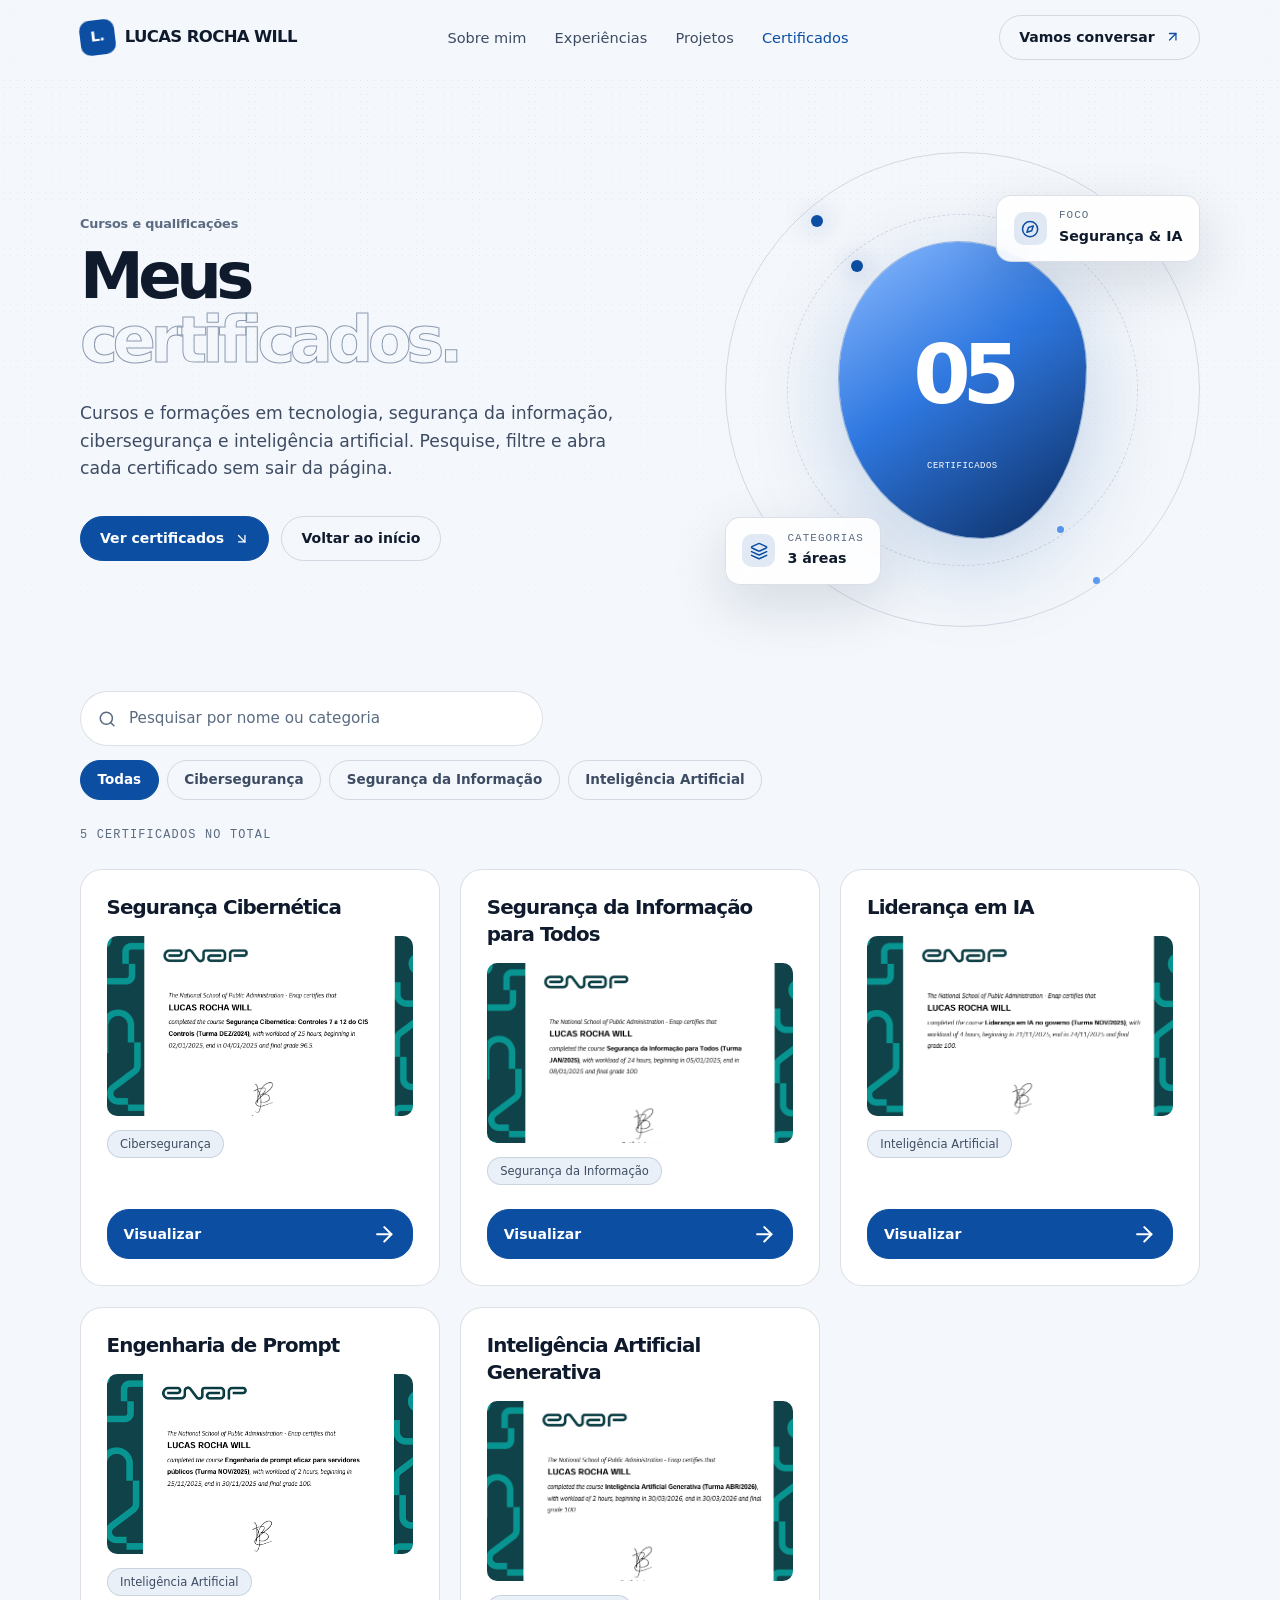
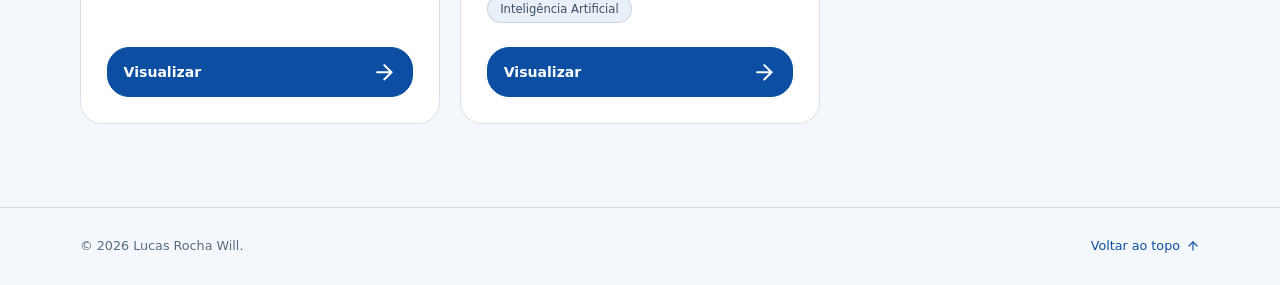
<file: index.html>
<!DOCTYPE html>
<html lang="pt-BR">
<head>
    <meta charset="UTF-8">
    <meta http-equiv="refresh" content="0; url=https://lucsrw.github.io/public/certificados.html">
    <title>Redirecionando...</title>
</head>
<body>
    <script>
        window.location.replace("https://lucsrw.github.io/public/certificados.html");
    </script>
</body>
</html>
</file>
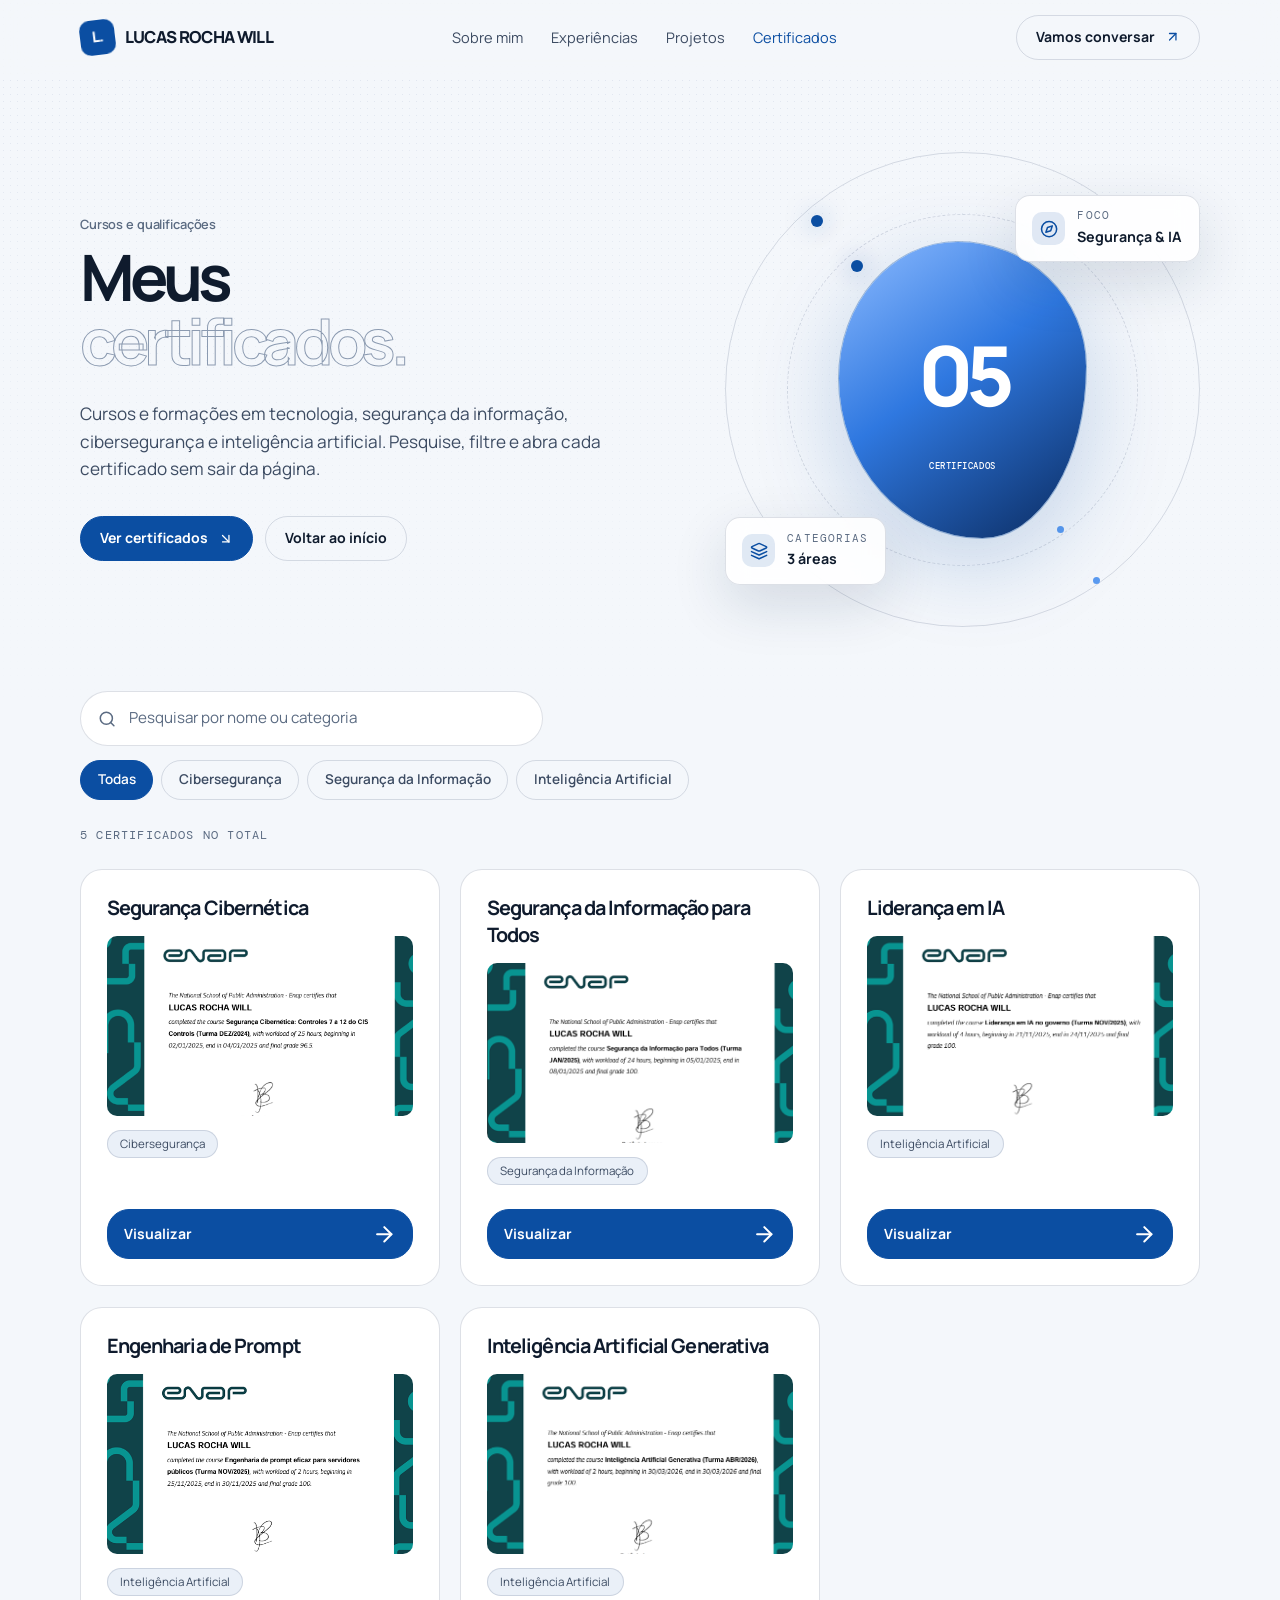
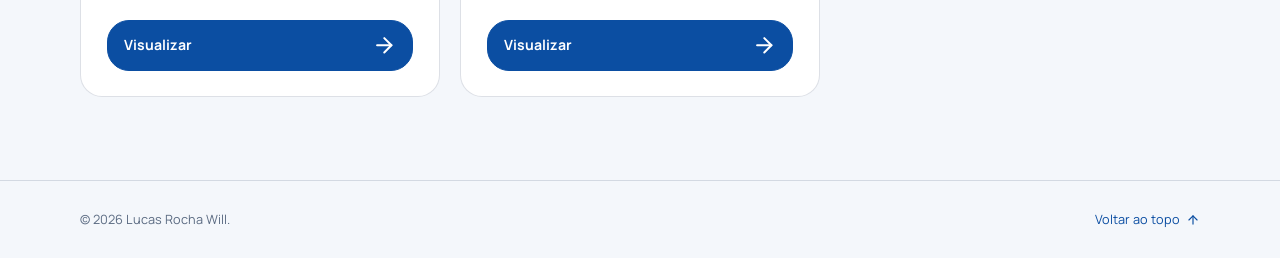
<file: public/certificados.html>
<!DOCTYPE html>
<html lang="pt-BR">
<head>
  <meta charset="UTF-8" />
  <meta name="viewport" content="width=device-width, initial-scale=1.0, viewport-fit=cover" />
  <title>Lucas Rocha Will — Qualificações.</title>
  <meta name="description" content="Todos os certificados de Lucas Rocha Will, cursos e formações nas áreas de tecnologia, informática, segurança da informação, cibersegurança e inteligência artificial." />
  <meta name="author" content="Lucas Rocha Will" />
  <meta name="language" content="pt-BR" />
  <meta name="robots" content="index, follow" />
  <meta name="googlebot" content="index, follow" />
  <meta name="keywords" content="lucas will, lucas rocha, lucas rw, Lucas Rocha Will, certificados, certificados profissionais, certificados acadêmicos, cursos, formação, tecnologia, informática, segurança da informação, segurança cibernética, cibersegurança, inteligência artificial, engenharia de prompt" />
  <meta name="theme-color" content="#0b0d10" />
  <meta property="og:title" content="Lucas R. W. — Qualificações." />
  <meta property="og:description" content="Confira os certificados e cursos de Lucas Rocha Will nas áreas de tecnologia, informática, segurança da informação, cibersegurança e inteligência artificial." />
  <meta property="og:type" content="website" />
  <meta property="og:locale" content="pt_BR" />
  <meta property="og:site_name" content="Lucas R. W. — 	Qualificações." />
  <meta property="og:url" content="https://lucsrw.github.io" />
  <meta name="twitter:card" content="summary_large_image" />
  <meta name="twitter:title" content="Lucas Rocha Will — Minhas Qualificações." />
  <meta name="twitter:description" content="Esses são os certificados e cursos de Lucas Rocha Will em suas diversas áreas." />

  <link rel="preconnect" href="https://fonts.googleapis.com" />
  <link rel="preconnect" href="https://fonts.gstatic.com" crossorigin />
  <link rel="stylesheet" href="https://fonts.googleapis.com/css2?family=DM+Mono:wght@400;500&family=Manrope:wght@400;500;600;700;800&display=swap" />
  <link rel="stylesheet" href="content/css/cores.css" />
  <link rel="stylesheet" href="content/css/master.css" />
  <link rel="stylesheet" href="content/css/certificacoes/style.css" />

</head>
<body class="page-cert">
  <header class="topbar" id="top">
    <div class="container">
      <nav aria-label="Navegação principal">
        <a class="brand" href="home.html" aria-label="Lucas Rocha Will — início">
          <span class="brand-mark">L.</span>
          <span>LUCAS ROCHA WILL</span>
        </a>

        <button class="menu-toggle" id="menuToggle" aria-expanded="false" aria-controls="navLinks" aria-label="Abrir menu">
          <span class="menu-label">Menu</span>
          <svg class="icon" aria-hidden="true"><use href="#i-menu"></use></svg>
        </button>

        <div class="nav-links" id="navLinks">
          <!-- Ajuste os nomes dos arquivos conforme o seu projeto -->
          <a href="home.html#resumo">Sobre mim</a>
          <a href="experiencias.html">Experiências</a>
          <a href="projetos.html">Projetos</a>
          <a href="certificados.html" aria-current="page">Certificados</a>
          <a class="nav-links__contact" href="home.html#contato">Contato</a>
        </div>

        <a class="nav-cta" href="home.html#contato">Vamos conversar <svg class="icon accent" aria-hidden="true"><use href="#i-arrow-up-right"></use></svg></a>
      </nav>
    </div>
  </header>

  <main>
    <!-- ===== Início da página ===== -->
    <section class="hero" id="inicio">
      <div class="container hero-grid">
        <div>
          <h1><span class="hello">Cursos e qualificações</span>Meus<br><span class="nowrap"><span class="outline">certificados.</span></span></h1>
          <p class="hero-copy">Cursos e formações em tecnologia, segurança da informação, cibersegurança e inteligência artificial. Pesquise, filtre e abra cada certificado sem sair da página.</p>
          <div class="hero-actions">
            <a class="button primary" href="#lista">Ver certificados <svg class="icon" aria-hidden="true"><use href="#i-arrow-down-right"></use></svg></a>
            <a class="button ghost" href="home.html">Voltar ao início</a>
          </div>
        </div>

        <div class="visual">
          <div class="orbit"></div><div class="orbit orbit-two"></div>
          <div class="orb-core orb-count">
            <span id="total-cert">00</span>
            <small>certificados</small>
          </div>
          <div class="floating-card fc-one">
            <span class="fc-icon"><svg class="icon" aria-hidden="true"><use href="#i-compass"></use></svg></span>
            <div><small class="mono">Foco</small><strong>Segurança &amp; IA</strong></div>
          </div>
          <div class="floating-card fc-two">
            <span class="fc-icon"><svg class="icon" aria-hidden="true"><use href="#i-layers"></use></svg></span>
            <div><small class="mono">Categorias</small><strong id="total-cat">0 áreas</strong></div>
          </div>
        </div>
      </div>
    </section>

    <!-- ===== Lista ===== -->
    <section class="section section--list" id="lista" aria-label="Lista de certificados">
      <div class="container">
        <div class="toolbar reveal">
          <div class="search">
            <svg class="icon" aria-hidden="true"><use href="#i-search"></use></svg>
            <label for="campo-busca" class="visualmente-oculto">Pesquisar certificados</label>
            <input type="text" id="campo-busca" placeholder="Pesquisar por nome ou categoria" autocomplete="off" data-cursor="Buscar" />
          </div>
          <div class="filters" id="filtros" role="group" aria-label="Filtrar por categoria"></div>
        </div>

        <p class="result-info mono" id="info-resultado" aria-live="polite"></p>
        <div class="cert-grid" id="grid-certificados" aria-live="polite"></div>
      </div>
    </section>
  </main>

  <footer>
    <div class="container footer-inner">
      <span>© <span id="year"></span> Lucas Rocha Will.</span>
      <a class="back-top" href="#inicio">Voltar ao topo <svg class="icon" aria-hidden="true"><use href="#i-arrow-up"></use></svg></a>
    </div>
  </footer>

  <!-- ===== Visualizador de PDF ===== -->
  <div class="modal-overlay" id="modal-overlay" role="dialog" aria-modal="true" aria-labelledby="modal-titulo">
    <div class="modal">
      <div class="modal__header">
        <div class="modal__titles">
          <p class="modal__title" id="modal-titulo">Título do certificado</p>
          <p class="modal__subtitle" id="modal-subtitulo">Categoria</p>
        </div>
        <div class="modal__actions">
          <a class="button ghost" id="modal-nova-aba" href="#" target="_blank" rel="noopener" aria-label="Abrir em nova aba"><svg class="icon" aria-hidden="true"><use href="#i-external-link"></use></svg><span>Nova aba</span></a>
          <button type="button" class="icon-btn" id="modal-fechar" aria-label="Fechar visualização"><svg class="icon" aria-hidden="true"><use href="#i-x"></use></svg></button>
        </div>
      </div>
      <div class="modal__body">
        <iframe id="modal-iframe" title="Visualização do certificado em PDF"></iframe>
        <div class="modal__fallback" id="modal-fallback">
          <p>Não foi possível exibir o PDF diretamente neste navegador.</p>
          <a class="button primary" id="modal-fallback-link" href="#" target="_blank" rel="noopener">Abrir em Nova aba</a>
        </div>
      </div>
    </div>
  </div>
  <script src="content/js/certificacoes/main.js"></script>
  <script src="content/js/icons.js"></script>
  <script src="content/js/cursor.js"></script>
</body>
</html>
</file>
<file: public/content/css/cores.css>
/* =========================================================
   CORES  (tema claro · azul empresarial)
   ---------------------------------------------------------
   TODAS as cores do site ficam neste arquivo.
   Para mudar o visual, altere só os tokens do :root abaixo.
   Os demais arquivos (comum.css, home.css, certificados.css)
   não possuem nenhuma cor escrita.
   ========================================================= */

:root {
  /* Marca */
  --accent: #0b4ea2;              /* azul empresarial principal */
  --accent-rgb: 11, 78, 162;      /* mesmo azul em RGB (usado em transparências) */
  --accent-hover: #093f84;        /* azul ao passar o mouse */
  --accent-ink: #ffffff;          /* texto sobre fundo azul */
  --accent-2: #5b9bf0;            /* azul claro de apoio */
  --accent-2-rgb: 91, 155, 240;   /* mesmo azul claro em RGB (usado no cursor) */

  /* Superfícies */
  --bg: #f4f7fb;
  --panel: #ffffff;
  --panel-2: #eaf0f8;
  --menu-bg: #ffffff;             /* menu mobile aberto */
  --topbar-bg: rgba(244, 247, 251, .82);
  --floating-bg: rgba(255, 255, 255, .88);
  --overlay: rgba(10, 25, 50, .55);

  /* Texto */
  --text: #0f1b2d;
  --text-soft: #3d4c63;           /* textos de apoio (links, parágrafos) */
  --muted: #5b6b82;
  --outline: #8b9ab0;             /* contorno do texto vazado do título */
  --on-tone: #0b2a5b;             /* ícone sobre os tons pastel abaixo */

  /* Linhas e detalhes */
  --line: rgba(15, 40, 80, .14);
  --dot: #4a6a9c;                 /* pontilhado do fundo */

  /* Sombras */
  --shadow-md: rgba(15, 40, 80, .14);
  --shadow-lg: rgba(10, 25, 50, .28);

  /* Tons dos ícones dos cartões */
  --tone-a: #d3e3fb;
  --tone-b: #dbe0fa;
  --tone-c: #c9e8f3;

  /* Forma orgânica (foto/contador) */
  --orb-1: #8dbbff;
  --orb-2: #2f78e0;
  --orb-3: #0a2a5e;
  --orb-ink: #ffffff;
}

html { color-scheme: light; }

/* ---------- Base ---------- */
::selection { background: var(--accent); color: var(--accent-ink); }
::-moz-selection { background: var(--accent); color: var(--accent-ink); }

body { background: var(--bg); color: var(--text); }
body::before { background-image: radial-gradient(var(--dot) .65px, transparent .65px); }

a:focus-visible,
button:focus-visible { outline-color: var(--accent); }

.muted { color: var(--muted); }
.accent { color: var(--accent); }

/* ---------- Topbar ---------- */
.topbar { background: var(--topbar-bg); border-bottom-color: transparent; }
.topbar.scrolled { border-color: var(--line); }

.brand-mark { color: var(--accent-ink); background: var(--accent); }

.nav-links { color: var(--text-soft); }
.nav-links a:hover,
.nav-links a[aria-current="page"] { color: var(--accent); }

.menu-toggle { border-color: var(--line); }

/* ---------- Botões ---------- */
.nav-cta,
.button { border-color: var(--line); }
.button.primary { background: var(--accent); color: var(--accent-ink); border-color: var(--accent); }
.button.primary:hover { background: var(--accent-hover); }
.button.ghost:hover,
.nav-cta:hover { border-color: var(--accent); color: var(--accent); }

/* ---------- Hero ---------- */
.eyebrow { color: var(--text-soft); }
h1 .hello { color: var(--muted); }
h1 .outline { color: transparent; -webkit-text-stroke-color: var(--outline); }
.hero-copy { color: var(--text-soft); }
.hero-meta { border-top-color: var(--line); }
.meta-item > span { color: var(--muted); }

.orbit { border-color: var(--line); }
.orbit::before {
  background: var(--accent);
  box-shadow: 0 0 24px rgba(var(--accent-rgb), .5);
}
.orbit::after { background: var(--accent-2); }

.orb-core {
  background: linear-gradient(145deg, var(--orb-1) 0%, var(--orb-2) 45%, var(--orb-3) 100%);
  box-shadow: 0 25px 90px rgba(var(--accent-rgb), .22), 0 0 0 1px rgba(var(--accent-rgb), .35);
  color: var(--orb-ink);
}

.floating-card {
  background: var(--floating-bg);
  border-color: var(--line);
  box-shadow: 0 20px 55px var(--shadow-md);
}
.floating-card .fc-icon { background: rgba(var(--accent-rgb), .12); color: var(--accent); }
.floating-card small { color: var(--muted); }

/* ---------- Seções ---------- */
.section-kicker { color: var(--accent); }
.section-intro { color: var(--muted); }

/* ---------- Rodapé ---------- */
footer { border-top-color: var(--line); color: var(--muted); }
.back-top { color: var(--accent); }

/* ---------- Cursor personalizado ---------- */
.cursor-glow { background-image: radial-gradient(var(--accent) .9px, transparent .9px); }
.cursor-dot { background: var(--accent); }
.cursor-ring__shape { border-color: rgba(var(--accent-rgb), .85); }
.cursor-ring__label { color: var(--accent-ink); }
.cursor-ring.is-link .cursor-ring__shape { background: rgba(var(--accent-rgb), .16); border-color: var(--accent); }
.cursor-ring.is-label .cursor-ring__shape { background: var(--accent); border-color: var(--accent); }

/* ---------- Menu mobile (tablet e abaixo) ---------- */
@media (max-width: 900px) {
  .nav-links { background: var(--menu-bg); border-bottom-color: var(--line); }
}

/* =========================================================
   HOME
   ========================================================= */

/* Resumo */
.summary-text { color: var(--text-soft); }
.fact { background: var(--panel); border-color: var(--line); }
.fact-icon { background: rgba(var(--accent-rgb), .1); color: var(--accent); }
.fact small { color: var(--muted); }
.skill { background: var(--panel); border-color: var(--line); }
.skill .icon { color: var(--accent); }

/* Cartões que levam às outras páginas */
.page-card { border-color: var(--line); background: var(--panel); }
.page-card:hover,
.page-card:focus-visible { border-color: rgba(var(--accent-rgb), .45); }
.page-icon { color: var(--on-tone); }
.pc-a .page-icon { background: var(--tone-a); }
.pc-b .page-icon { background: var(--tone-b); }
.pc-c .page-icon { background: var(--tone-c); }
.page-body p { color: var(--muted); }
.arrow-chip { border-color: var(--line); }
.page-card:hover .arrow-chip,
.page-card:focus-visible .arrow-chip { background: var(--accent); color: var(--accent-ink); border-color: var(--accent); }

/* Contato */
.contact-box {
  border-color: rgba(var(--accent-rgb), .25);
  background: radial-gradient(ellipse at 90% 10%, rgba(var(--accent-rgb), .12), transparent 40%), var(--panel);
}
.contact-box p { color: var(--muted); }

/* =========================================================
   CERTIFICADOS
   ========================================================= */

.search .icon { color: var(--muted); }
.search input { color: var(--text); background: var(--panel); border-color: var(--line); }
.search input::placeholder { color: var(--muted); }
.search input:focus { border-color: var(--accent); box-shadow: 0 0 0 4px rgba(var(--accent-rgb), .12); }

.chip { color: var(--text-soft); background: transparent; border-color: var(--line); }
.chip:hover { border-color: var(--accent); color: var(--accent); }
.chip[aria-pressed="true"] { background: var(--accent); color: var(--accent-ink); border-color: var(--accent); }

.result-info { color: var(--muted); }

.cert-card { background: var(--panel); border-color: var(--line); }
.cert-card:hover { border-color: rgba(var(--accent-rgb), .45); }
.cert-icon { background: var(--tone, var(--tone-a)); color: var(--on-tone); }
.tag { border-color: var(--line); color: var(--text-soft); }
.cert-meta { color: var(--muted); }

.empty { border-color: var(--line); color: var(--muted); }
.empty .icon { color: var(--accent); }

/* Visualizador (modal) */
.modal-overlay { background: var(--overlay); }
.modal { background: var(--panel); border-color: var(--line); box-shadow: 0 30px 90px var(--shadow-lg); }
.modal__header { border-bottom-color: var(--line); }
.modal__subtitle { color: var(--muted); }
.icon-btn { border-color: var(--line); color: var(--text); }
.icon-btn:hover { background: var(--accent); color: var(--accent-ink); border-color: var(--accent); }
.modal__body { background: var(--panel-2); }
.modal__fallback { color: var(--muted); }
</file>
<file: public/content/css/master.css>
/* =========================================================
    MASTER
   (cabeçalho, botões, hero, seções, rodapé, cursor...)
   ========================================================= */

/* ---------- Tokens de layout ---------- */
:root {
  --radius: 22px;

  /* Layout fluido: cresce em telas grandes, encolhe em telas pequenas */
  --max: clamp(1120px, 78vw, 1480px);
  --gutter: clamp(18px, 4vw, 48px);
  --section-y: clamp(52px, 6.5vw, 100px);
  --gap: clamp(14px, 1.6vw, 22px);
}

/* ---------- Base ---------- */
* { box-sizing: border-box; }

html {
  /* escala suave: 16px em telas comuns, até 20px em telas muito grandes */
  font-size: clamp(16px, .55vw + 9.5px, 20px);
  scroll-behavior: smooth;
  scroll-padding-top: 5.5rem;
}

body {
  margin: 0;
  font-family: Manrope, system-ui, sans-serif;
  line-height: 1.6;
  overflow-x: hidden;
  -webkit-font-smoothing: antialiased;
}

body::before {
  content: "";
  position: fixed;
  inset: 0;
  pointer-events: none;
  opacity: .12;
  z-index: -1;
  background-size: 7px 7px;
  -webkit-mask-image: linear-gradient(to bottom, #000, transparent 80%);
  mask-image: linear-gradient(to bottom, #000, transparent 80%);
}

a { color: inherit; text-decoration: none; }
button { font: inherit; color: inherit; }
button, a { -webkit-tap-highlight-color: transparent; }
a:focus-visible, button:focus-visible { outline-width: 2px; outline-style: solid; outline-offset: 3px; }

.container {
  width: min(var(--max), calc(100% - var(--gutter) * 2));
  margin-inline: auto;
}

.mono {
  font-family: "DM Mono", monospace;
  text-transform: uppercase;
  letter-spacing: .1em;
  font-size: .72rem;
}

.visualmente-oculto { position: absolute; width: 1px; height: 1px; overflow: hidden; clip: rect(0, 0, 0, 0); white-space: nowrap; }

/* ---------- Ícones (sprite SVG, estilo Lucide) ---------- */
.icon {
  width: 1.1em;
  height: 1.1em;
  flex-shrink: 0;
  fill: none;
  stroke: currentColor;
  stroke-width: 2;
  stroke-linecap: round;
  stroke-linejoin: round;
}

/* ---------- Topbar ---------- */
.topbar {
  position: sticky;
  top: 0;
  z-index: 20;
  border-bottom-width: 1px;
  border-bottom-style: solid;
  -webkit-backdrop-filter: blur(18px);
  backdrop-filter: blur(18px);
  transition: border-color .25s;
}

nav {
  min-height: 4.5rem;
  display: flex;
  align-items: center;
  justify-content: space-between;
  gap: 24px;
}

.brand {
  display: flex;
  align-items: center;
  gap: 10px;
  font-weight: 800;
  letter-spacing: -.04em;
  white-space: nowrap;
}
.brand-mark {
  display: grid;
  place-items: center;
  width: 2.1rem;
  height: 2.1rem;
  border-radius: 10px;
  font-size: .9rem;
  transform: rotate(-7deg);
}

.nav-links {
  display: flex;
  align-items: center;
  gap: clamp(18px, 2.2vw, 32px);
  font-size: .88rem;
}
.nav-links a { transition: color .2s; }
.nav-links__contact { display: none; }

.menu-toggle {
  display: none;
  align-items: center;
  gap: 8px;
  background: none;
  border-width: 1px;
  border-style: solid;
  border-radius: 12px;
  padding: .6rem .8rem;
  font-size: .85rem;
  cursor: pointer;
}

/* ---------- Botões ---------- */
.nav-cta,
.button {
  --tx: 0px;
  --ty: 0px;
  display: inline-flex;
  align-items: center;
  justify-content: center;
  gap: .6rem;
  padding: .8rem 1.15rem;
  border-width: 1px;
  border-style: solid;
  border-radius: 999px;
  font-weight: 700;
  font-size: .85rem;
  line-height: 1.2;
  transform: translate(var(--tx), var(--ty));
  transition: transform .2s ease-out, background .2s, color .2s, border-color .2s;
}
.nav-cta:hover,
.button:hover { transform: translate(var(--tx), calc(var(--ty) - 2px)); }

/* ---------- Hero ---------- */
.hero { padding: clamp(40px, 6vw, 96px) 0 clamp(8px, 1.5vw, 24px); }

.hero-grid {
  display: grid;
  grid-template-columns: minmax(0, 1.1fr) minmax(0, .9fr);
  gap: clamp(32px, 5vw, 88px);
  align-items: center;
}

.eyebrow {
  display: inline-flex;
  align-items: center;
  gap: 10px;
  margin-bottom: clamp(18px, 2vw, 28px);
}

h1 {
  font-size: clamp(3rem, 14vw, 5.5rem);
  letter-spacing: -.085em;
  line-height: .99;
  margin: 0;
}
h1 .hello {
  display: block;
  font-size: .2em;
  font-weight: 600;
  letter-spacing: -.01em;
  line-height: 1;
  margin-bottom: 1.1em;
}
h1 .nowrap { white-space: nowrap; }
h1 .outline { -webkit-text-stroke-width: 1px; }

.hero-copy {
  max-width: 34rem;
  font-size: 1.04rem;
  margin: clamp(20px, 2.2vw, 30px) 0 clamp(24px, 2.6vw, 34px);
}

.hero-actions { display: flex; flex-wrap: wrap; gap: 12px; }

.hero-meta {
  display: grid;
  grid-template-columns: repeat(3, minmax(0, 1fr));
  gap: clamp(12px, 2vw, 28px);
  margin-top: clamp(32px, 4vw, 56px);
  padding-top: clamp(18px, 2vw, 26px);
  border-top-width: 1px;
  border-top-style: solid;
  max-width: 34rem;
}
.meta-item strong { display: block; font-size: 1.35rem; letter-spacing: -.05em; line-height: 1.2; }
.meta-item > span { font-size: .78rem; display: block; line-height: 1.35; }

/* Visual com a foto */
.visual {
  position: relative;
  width: min(100%, 30rem);
  aspect-ratio: 1;
  justify-self: center;
  display: grid;
  place-items: center;
}
.orbit {
  position: absolute;
  inset: 0;
  border-width: 1px;
  border-style: solid;
  border-radius: 50%;
  animation: spin 36s linear infinite;
}
.orbit::before,
.orbit::after {
  content: "";
  position: absolute;
  border-radius: 50%;
}
.orbit::before { width: 12px; height: 12px; top: 13%; left: 18%; }
.orbit::after { width: 7px; height: 7px; bottom: 9%; right: 21%; }
.orbit.orbit-two {
  inset: 13%;
  border-style: dashed;
  animation-direction: reverse;
  animation-duration: 48s;
}

.orb-core {
  position: relative;
  width: 52%;
  aspect-ratio: 5 / 6;
  overflow: hidden;
  border-radius: 48% 52% 42% 58% / 46% 42% 58% 54%;
  display: grid;
  place-items: center;
  font-size: clamp(3.5rem, 10vw, 5rem);
  font-weight: 800;
  letter-spacing: -.1em;
  animation: morph 9s ease-in-out infinite;
}
.orb-core img {
  position: absolute;
  inset: 0;
  width: 100%;
  height: 100%;
  object-fit: cover;
  object-position: center top;
}

.floating-card {
  position: absolute;
  display: flex;
  align-items: center;
  gap: 12px;
  white-space: nowrap;
  border-width: 1px;
  border-style: solid;
  -webkit-backdrop-filter: blur(12px);
  backdrop-filter: blur(12px);
  padding: .75rem 1rem;
  border-radius: 15px;
}
.floating-card .fc-icon {
  display: grid;
  place-items: center;
  width: 2rem; height: 2rem;
  border-radius: 10px;
}
.floating-card small { display: block; font-size: .66rem; line-height: 1.3; }
.floating-card strong { font-size: .86rem; line-height: 1.3; }
.fc-one { top: 9%; right: 0; }
.fc-two { bottom: 9%; left: 0; }

/* ---------- Seções ---------- */
.section { padding-block: var(--section-y); }

.section-head {
  display: flex;
  justify-content: space-between;
  align-items: end;
  gap: 24px;
  margin-bottom: clamp(28px, 4vw, 52px);
}
.section-kicker { margin: 0 0 12px; }
h2 {
  font-size: clamp(2.1rem, 4.5vw, 4.2rem);
  line-height: 1.05;
  letter-spacing: -.07em;
  margin: 0;
}
.section-intro { max-width: 24rem; margin: 0; font-size: .94rem; }

/* ---------- Rodapé ---------- */
footer { padding: 28px 0; border-top-width: 1px; border-top-style: solid; font-size: .77rem; }
.footer-inner { display: flex; justify-content: space-between; align-items: center; gap: 16px 20px; flex-wrap: wrap; }
.back-top { display: inline-flex; align-items: center; gap: 6px; }

/* ---------- Entrada ao rolar ---------- */
.js .reveal { opacity: 0; transform: translateY(22px); transition: opacity .7s ease, transform .7s ease; }
.js .reveal.visible { opacity: 1; transform: none; }

/* ---------- Animações ---------- */
@keyframes spin { to { transform: rotate(360deg); } }
@keyframes morph {
  0%, 100% { border-radius: 48% 52% 42% 58% / 46% 42% 58% 54%; }
  50% { border-radius: 56% 44% 52% 48% / 40% 56% 44% 60%; }
}

/* ---------- Cursor personalizado ---------- */
html.has-cursor,
html.has-cursor * { cursor: none !important; }

/* grade de pontos que acende em volta do cursor */
.cursor-glow {
  position: fixed;
  inset: 0;
  z-index: -1;
  pointer-events: none;
  opacity: .8;
  background-size: 7px 7px;
  -webkit-mask-image: radial-gradient(circle 200px at var(--mx, -400px) var(--my, -400px), #000 0%, rgba(0, 0, 0, .35) 45%, transparent 100%);
  mask-image: radial-gradient(circle 200px at var(--mx, -400px) var(--my, -400px), #000 0%, rgba(0, 0, 0, .35) 45%, transparent 100%);
}
.cursor-trail { position: fixed; inset: 0; width: 100%; height: 100%; z-index: 9998; pointer-events: none; }

.cursor-dot,
.cursor-ring {
  position: fixed;
  left: 0; top: 0;
  z-index: 9999;
  pointer-events: none;
  transition: opacity .25s;
}
.cursor-dot {
  width: 8px; height: 8px;
  border-radius: 50%;
  transition: opacity .25s, scale .2s;
}
.cursor-dot.is-hidden { scale: 0; }

.cursor-ring {
  display: grid;
  place-items: center;
  width: 2.4rem; height: 2.4rem;
  transition: opacity .25s, width .35s cubic-bezier(.2, .8, .2, 1), height .35s cubic-bezier(.2, .8, .2, 1);
}
.cursor-ring__shape {
  position: absolute;
  inset: 0;
  border-radius: 50%;
  border-width: 1.5px;
  border-style: solid;
  transition: background .25s, border-color .25s;
}
.cursor-ring__label {
  position: relative;
  font: 500 .62rem "DM Mono", monospace;
  text-transform: uppercase;
  letter-spacing: .1em;
  opacity: 0;
  transition: opacity .2s;
}
.cursor-ring.is-link { width: 3.6rem; height: 3.6rem; }
.cursor-ring.is-label { width: 5.2rem; height: 5.2rem; }
.cursor-ring.is-label .cursor-ring__label { opacity: 1; }
.cursor-ring.is-down { width: 1.7rem; height: 1.7rem; }
.cursor-dot.is-away,
.cursor-ring.is-away { opacity: 0; }

/* ---------- Responsivo ---------- */

@media (min-width: 960px) {
  h1 { font-size: clamp(3.4rem, 5.6vw, 6.6rem); }
}

/* Tablet e abaixo: menu hambúrguer */
@media (max-width: 900px) {
  .menu-toggle { display: inline-flex; }
  .nav-cta { display: none; }
  .nav-links {
    display: none;
    position: absolute;
    top: 100%;
    left: 0; right: 0;
    flex-direction: column;
    align-items: flex-start;
    gap: .35rem;
    padding: 1rem var(--gutter) 1.4rem;
    border-bottom-width: 1px;
    border-bottom-style: solid;
    font-size: 1rem;
  }
  .nav-links.open { display: flex; }
  .nav-links a { padding: .45rem 0; width: 100%; }
  .nav-links__contact { display: block; }
}

@media (max-width: 850px) {
  .hero-grid { grid-template-columns: 1fr; gap: clamp(28px, 6vw, 48px); }
  .hero-copy, .hero-meta { max-width: 40rem; }
  .visual { width: min(100%, 24rem); }
  .section-head { flex-direction: column; align-items: flex-start; gap: 14px; }
}

@media (max-width: 560px) {
  .hero-actions { flex-direction: column; }
  .hero-actions .button { width: 100%; }
  .footer-inner { flex-direction: column; text-align: center; }
}

@media (max-width: 420px) {
  .menu-label { display: none; }
  .menu-toggle { padding: .6rem; }
  .brand { font-size: .88rem; }
  .floating-card { padding: .6rem .8rem; }
  .floating-card .fc-icon { display: none; }
}

@media (prefers-reduced-motion: reduce) {
  *, *::before, *::after {
    animation-duration: .01ms !important;
    animation-iteration-count: 1 !important;
    scroll-behavior: auto !important;
    transition-duration: .01ms !important;
  }
  .js .reveal { opacity: 1; transform: none; }
}
</file>
<file: public/content/css/certificacoes/style.css>
/* =========================================================
   CERTIFICADOS
   Cores definidas exclusivamente no arquivo de tema
   ========================================================= */

:root {
  --vh-full: 100vh;
}

@supports (height: 100dvh) {
  :root {
    --vh-full: 100dvh;
  }
}

/* Título da página */

.page-cert h1 {
  font-size: clamp(2.3rem, 10.4vw, 5rem);
}

@media (min-width: 851px) {
  .page-cert h1 {
    font-size: clamp(3rem, 5vw, 5.6rem);
  }
}

.page-cert .hero {
  overflow-x: clip;
}

/* Contador */

.orb-count {
  display: flex;
  flex-direction: column;
  align-items: center;
  justify-content: center;
  gap: .25em;
}

.orb-count small {
  font: 500 .54rem "DM Mono", monospace;
  letter-spacing: .06em;
  text-transform: uppercase;
  line-height: 1;
}

/* Lista */

.section--list {
  padding-top: clamp(28px, 3.5vw, 56px);
}

.toolbar {
  display: grid;
  gap: 14px;
  margin-bottom: clamp(16px, 2vw, 26px);
}

/* Busca */

.search {
  position: relative;
  max-width: 28rem;
}

.search .icon {
  position: absolute;
  left: 1.1rem;
  top: 50%;
  transform: translateY(-50%);
  width: 1.1rem;
  height: 1.1rem;
  pointer-events: none;
  color: var(--muted);
}

.search input {
  width: 100%;
  padding: .85rem 1.1rem .85rem 2.9rem;
  font: inherit;
  font-size: .92rem;
  color: var(--text);
  background: var(--panel);
  border: 1px solid var(--line);
  border-radius: 999px;
  transition: border-color .2s, box-shadow .2s;
}

.search input::placeholder {
  color: var(--muted);
}

.search input:focus {
  outline: none;
  border-color: var(--accent);
  box-shadow: 0 0 0 4px rgba(var(--accent-rgb), .12);
}

/* Filtros */

.filters {
  display: flex;
  flex-wrap: wrap;
  gap: 8px;
}

.chip {
  padding: .5rem 1rem;
  font-size: .82rem;
  font-weight: 600;
  color: var(--text-soft);
  background: transparent;
  border: 1px solid var(--line);
  border-radius: 999px;
  cursor: pointer;
  transition: background .2s, color .2s, border-color .2s;
}

.chip:hover {
  border-color: var(--accent);
  color: var(--accent);
}

.chip.active,
.chip[aria-pressed="true"] {
  color: var(--accent-ink);
  background: var(--accent);
  border-color: var(--accent);
}

.chip:focus-visible {
  outline: 2px solid var(--accent);
  outline-offset: 3px;
}

.result-info {
  margin: 0 0 clamp(16px, 2vw, 24px);
  min-height: 1.2em;
  color: var(--muted);
}

/* Grid responsivo */

.cert-grid {
  display: grid;
  grid-template-columns: 1fr;
  gap: var(--gap);
}

@media (min-width: 620px) {
  .cert-grid {
    grid-template-columns: repeat(2, minmax(0, 1fr));
  }
}

@media (min-width: 960px) {
  .cert-grid {
    grid-template-columns: repeat(3, minmax(0, 1fr));
  }
}

/* =========================================================
   CARTÕES DE CERTIFICADOS
   Ordem: TÍTULO > IMAGEM > INFORMAÇÕES > VISUALIZAR
   ========================================================= */

.cert-card {
  display: flex;
  flex-direction: column;
  gap: 14px;
  min-width: 0;
  padding: clamp(18px, 2vw, 26px);
  background: var(--panel);
  border: 1px solid var(--line);
  border-radius: var(--radius);
  transition: transform .25s, border-color .25s;
  animation: cardIn .5s ease backwards;
  animation-delay: calc(var(--i, 0) * 60ms);
}

.cert-card:hover {
  transform: translateY(-4px);
  border-color: rgba(var(--accent-rgb), .45);
}

/* Título no topo */

.cert-card .cert-title {
  order: 1;
  margin: 0;
  color: var(--text);
  font-size: 1.2rem;
  letter-spacing: -.045em;
  line-height: 1.35;
  overflow-wrap: anywhere;
}

/* Imagem ou espaço reservado */

.cert-card .cert-thumb {
  order: 2;
  display: block;
  width: 100%;
  height: 180px;
  flex-shrink: 0;
  overflow: hidden;
  margin: 0;
  border-radius: 10px;
  background: var(--panel-2);
}

.cert-card .cert-thumb img {
  display: block;
  width: 100%;
  height: 100%;
  object-fit: cover;
  transition: transform .3s ease;
}

.cert-card:hover .cert-thumb img {
  transform: scale(1.03);
}

.cert-thumb-placeholder {
  display: flex;
  align-items: center;
  justify-content: center;
  width: 100%;
  height: 100%;
  padding: 12px;
  color: var(--muted);
  text-align: center;
  font-size: .8rem;
}

/* Informações adicionais */

.cert-card .cert-info {
  order: 3;
  display: flex;
  flex-direction: column;
  align-items: flex-start;
  gap: 8px;
}

.cert-card .cert-info .tag {
  display: inline-block;
  max-width: 100%;
  margin: 0 0 2px;
  padding: .3rem .75rem;
  color: var(--text-soft);
  background: var(--panel-2);
  border: 1px solid var(--line);
  border-radius: 999px;
  font-size: .7rem;
  line-height: 1.4;
  overflow-wrap: anywhere;
}

.cert-card .cert-info .cert-meta {
  margin: 0;
  color: var(--muted);
  font-size: .86rem;
  line-height: 1.5;
  overflow-wrap: anywhere;
}

.cert-card .cert-info .icon {
  width: 1rem;
  height: 1rem;
  vertical-align: middle;
  color: var(--accent);
}

.cert-top,
.cert-top-badges,
.cert-icon,
.cert-hours {
  display: none;
}

/* Botão Visualizar com seta */

.cert-card .cert-actions {
  order: 4;
  display: flex;
  gap: 8px;
  margin-top: auto;
  padding-top: 8px;
}

.cert-card .cert-view-button {
  display: flex;
  align-items: center;
  justify-content: space-between;
  gap: 12px;
  width: 100%;
  min-height: 46px;
  padding: 12px 16px;
  color: var(--accent-ink);
  background: var(--accent);
  border: 1px solid var(--accent);
  border-radius: var(--radius);
  cursor: pointer;
  transition: background .2s, border-color .2s, transform .2s;
}

.cert-card .cert-view-button:hover {
  color: var(--accent-ink);
  background: var(--accent-hover);
  border-color: var(--accent-hover);
}

.cert-arrow {
  display: inline-block;
  flex-shrink: 0;
  font-size: 1.35rem;
  line-height: 1;
  transition: transform .2s ease;
}

.cert-view-button:hover .cert-arrow {
  transform: translateX(4px);
}

.cert-view-button:focus-visible {
  outline: 2px solid var(--accent);
  outline-offset: 3px;
}

/* Estado sem resultados */

.empty {
  grid-column: 1 / -1;
  color: var(--muted);
  text-align: center;
  padding: clamp(40px, 8vw, 80px) 20px;
  border: 1px dashed var(--line);
  border-radius: var(--radius);
}

.empty .icon {
  display: block;
  width: 2rem;
  height: 2rem;
  margin: 0 auto 12px;
  color: var(--accent);
}

.empty p {
  margin: 0;
  font-size: .95rem;
}

@keyframes cardIn {
  from {
    opacity: 0;
    transform: translateY(16px);
  }
}

/* =========================================================
   MODAL DE VISUALIZAÇÃO DO PDF
   ========================================================= */

.modal-overlay {
  position: fixed;
  inset: 0;
  height: var(--vh-full);
  display: flex;
  align-items: center;
  justify-content: center;
  padding: clamp(12px, 3vw, 32px);
  background: var(--overlay);
  -webkit-backdrop-filter: blur(6px);
  backdrop-filter: blur(6px);
  z-index: 100;
  opacity: 0;
  pointer-events: none;
  transition: opacity .2s ease;
}

.modal-overlay.open {
  opacity: 1;
  pointer-events: auto;
}

.modal {
  display: flex;
  flex-direction: column;
  width: 100%;
  max-width: 62rem;
  height: min(90vh, 90dvh, 54rem);
  max-height: 100%;
  overflow: hidden;
  background: var(--panel);
  border: 1px solid var(--line);
  border-radius: var(--radius);
  box-shadow: 0 30px 90px var(--shadow-lg);
  transform: translateY(12px) scale(.98);
  transition: transform .25s ease;
}

.modal-overlay.open .modal {
  transform: none;
}

.modal__header {
  flex-shrink: 0;
  display: flex;
  align-items: center;
  justify-content: space-between;
  gap: 12px;
  padding: 14px 18px;
  padding-top: max(14px, env(safe-area-inset-top));
  border-bottom: 1px solid var(--line);
}

.modal__titles {
  min-width: 0;
  flex: 1 1 auto;
}

.modal__title {
  margin: 0;
  color: var(--text);
  font-size: clamp(.85rem, 3.6vw, 1rem);
  font-weight: 700;
  letter-spacing: -.02em;
  white-space: nowrap;
  overflow: hidden;
  text-overflow: ellipsis;
}

.modal__subtitle {
  margin: 0;
  color: var(--muted);
  font-size: .78rem;
  white-space: nowrap;
  overflow: hidden;
  text-overflow: ellipsis;
}

.modal__actions {
  display: flex;
  align-items: center;
  gap: 8px;
  flex-shrink: 0;
}

.modal__actions .button {
  padding: .6rem .95rem;
}

.icon-btn {
  display: grid;
  place-items: center;
  width: 2.5rem;
  height: 2.5rem;
  flex-shrink: 0;
  color: var(--text);
  background: transparent;
  border: 1px solid var(--line);
  border-radius: 50%;
  cursor: pointer;
  transition: background .2s, color .2s, border-color .2s;
}

.icon-btn:hover {
  background: var(--accent);
  color: var(--accent-ink);
  border-color: var(--accent);
}

.icon-btn:focus-visible {
  outline: 2px solid var(--accent);
  outline-offset: 3px;
}

.modal__body {
  position: relative;
  flex: 1 1 auto;
  min-height: 0;
  background: var(--panel-2);
}

.modal__body iframe {
  display: block;
  width: 100%;
  height: 100%;
  border: 0;
}

.modal__fallback {
  position: absolute;
  inset: 0;
  display: none;
  flex-direction: column;
  align-items: center;
  justify-content: center;
  gap: 16px;
  padding: 30px;
  color: var(--muted);
  background: var(--panel);
  text-align: center;
}

.modal__fallback.visible {
  display: flex;
}

.modal__fallback p {
  margin: 0;
  max-width: 28rem;
}

/* Cursor personalizado quando o PDF está aberto */

html.has-cursor.modal-open,
html.has-cursor.modal-open * {
  cursor: auto !important;
}

html.has-cursor.modal-open .modal a,
html.has-cursor.modal-open .modal button {
  cursor: pointer !important;
}

html.modal-open .cursor-dot,
html.modal-open .cursor-ring,
html.modal-open .cursor-trail,
html.modal-open .cursor-glow {
  display: none;
}

/* Ajustes para celulares */

@media (max-width: 619px) {
  .cert-card {
    padding: 18px;
  }

  .cert-card .cert-thumb {
    height: 190px;
  }

  .modal-overlay {
    padding: 0;
    align-items: stretch;
  }

  .modal {
    height: var(--vh-full);
    max-height: var(--vh-full);
    max-width: 100%;
    border: 0;
    border-radius: 0;
  }

  .modal__actions .button span {
    display: none;
  }

  .modal__actions .button {
    width: 2.5rem;
    height: 2.5rem;
    padding: 0;
  }
}

/* Respeita a preferência de movimento reduzido */

@media (prefers-reduced-motion: reduce) {
  .cert-card,
  .cert-thumb img,
  .cert-arrow,
  .modal,
  .modal-overlay {
    animation: none;
    transition: none;
  }
}
</file>
